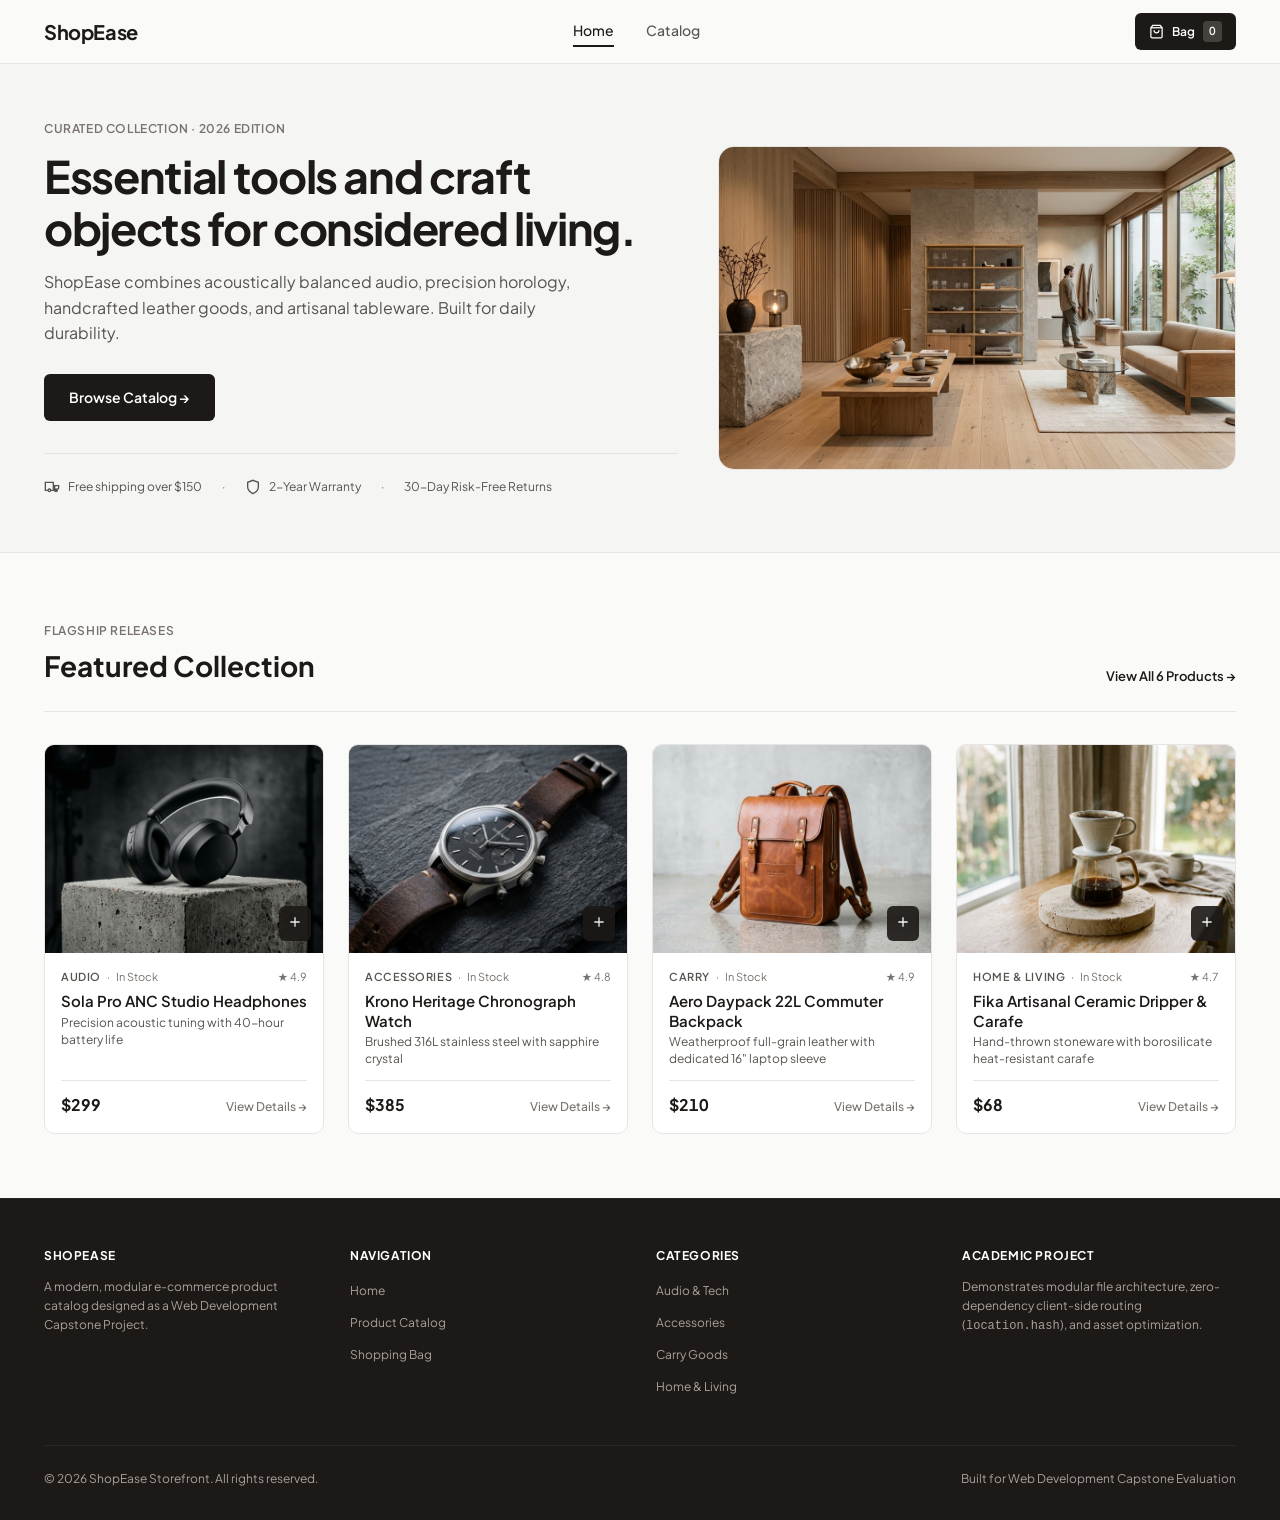
<file: shopease/index.html>
<!DOCTYPE html>
<html lang="en">
<head>
  <meta charset="UTF-8">
  <meta name="viewport" content="width=device-width, initial-scale=1.0">
  <title>ShopEase — E-Commerce Product Catalog</title>
  <meta name="description" content="A modular e-commerce product catalog with client-side hash routing, category filters, cart management, and responsive design.">
  <link rel="stylesheet" href="css/style.css">
  <link rel="preconnect" href="https://fonts.googleapis.com">
  <link rel="preconnect" href="https://fonts.gstatic.com" crossorigin>
  <link href="https://fonts.googleapis.com/css2?family=Plus+Jakarta+Sans:wght@400;500;600;700&display=swap" rel="stylesheet">
</head>
<body>

  <!-- Top Navigation (3-Zone Contract) -->
  <header class="site-header">
    <div class="container header-inner">
      <!-- Zone 1: Brand Wordmark -->
      <a href="#/" class="brand-wordmark">ShopEase</a>

      <!-- Zone 2: Navigation Links -->
      <nav class="site-nav">
        <a href="#/" class="nav-link active">Home</a>
        <a href="#/products" class="nav-link">Catalog</a>
      </nav>

      <!-- Zone 3: Primary Action (Shopping Bag) -->
      <div class="header-actions">
        <a href="#/cart" class="cart-btn" aria-label="Shopping Bag">
          <svg width="15" height="15" viewBox="0 0 24 24" fill="none" stroke="currentColor" stroke-width="2">
            <path d="M6 2L3 6v14a2 2 0 0 0 2 2h14a2 2 0 0 0 2-2V6l-3-4z"/>
            <line x1="3" y1="6" x2="21" y2="6"/>
            <path d="M16 10a4 4 0 0 1-8 0"/>
          </svg>
          <span>Bag</span>
          <span class="cart-badge tabular-nums">0</span>
        </a>
      </div>
    </div>
  </header>

  <!-- Main View Mount (Rendered dynamically by router and app.js) -->
  <main id="app">
    <!-- Content injected dynamically via js/app.js -->
  </main>

  <!-- Footer -->
  <footer class="site-footer">
    <div class="container">
      <div class="footer-grid">
        <div class="footer-col">
          <h4>ShopEase</h4>
          <p style="font-size: 0.75rem; line-height: 1.6;">
            A modern, modular e-commerce product catalog designed as a Web Development Capstone Project.
          </p>
        </div>

        <div class="footer-col">
          <h4>Navigation</h4>
          <ul>
            <li><a href="#/">Home</a></li>
            <li><a href="#/products">Product Catalog</a></li>
            <li><a href="#/cart">Shopping Bag</a></li>
          </ul>
        </div>

        <div class="footer-col">
          <h4>Categories</h4>
          <ul>
            <li><a href="#/products">Audio & Tech</a></li>
            <li><a href="#/products">Accessories</a></li>
            <li><a href="#/products">Carry Goods</a></li>
            <li><a href="#/products">Home & Living</a></li>
          </ul>
        </div>

        <div class="footer-col">
          <h4>Academic Project</h4>
          <p style="font-size: 0.75rem; line-height: 1.6;">
            Demonstrates modular file architecture, zero-dependency client-side routing (<code>location.hash</code>), and asset optimization.
          </p>
        </div>
      </div>

      <div class="footer-bottom">
        <p>&copy; 2026 ShopEase Storefront. All rights reserved.</p>
        <p>Built for Web Development Capstone Evaluation</p>
      </div>
    </div>
  </footer>

  <!-- Modular Scripts in Execution Sequence -->
  <script src="js/products.js"></script>
  <script src="js/cart.js"></script>
  <script src="js/router.js"></script>
  <script src="js/app.js"></script>

</body>
</html>
</file>
<file: shopease/css/style.css>
/* ==========================================================================
   ShopEase - Modern E-Commerce Catalog & Storefront Stylesheet
   Follows Universal Frontend Design Constitution (Anti-Slop & Zero-Pill)
   ========================================================================== */

@import url('https://fonts.googleapis.com/css2?family=Plus+Jakarta+Sans:wght@400;500;600;700&display=swap');

:root {
  --font-family: 'Plus Jakarta Sans', -apple-system, BlinkMacSystemFont, 'Segoe UI', Roboto, sans-serif;
  
  /* 60-30-10 Disciplined Color Palette */
  --bg-canvas: #fafaf9;        /* 60% Dominant Neutral (Stone 50) */
  --bg-surface: #ffffff;       /* 30% Structural Surfaces */
  --bg-subtle: #f5f5f4;        /* Stone 100 */
  --border-subtle: #e7e5e4;    /* Stone 200 */
  --border-strong: #d6d3d1;    /* Stone 300 */
  
  --text-primary: #1c1917;     /* Stone 900 */
  --text-secondary: #57534e;   /* Stone 600 */
  --text-muted: #78716c;       /* Stone 500 */
  
  --accent-primary: #1c1917;   /* 10% High-intent Accent (Deep Stone) */
  --accent-hover: #292524;
  --accent-emerald: #047857;   /* Success / In-stock */
  --accent-amber: #b45309;     /* Low stock / warning */
  --accent-rose: #be123c;      /* Danger / remove */
  
  --radius-sm: 6px;
  --radius-md: 10px;
  --radius-lg: 16px;
  --radius-xl: 20px;
  
  --shadow-sm: 0 1px 2px 0 rgba(0, 0, 0, 0.05);
  --shadow-md: 0 4px 6px -1px rgba(0, 0, 0, 0.07), 0 2px 4px -2px rgba(0, 0, 0, 0.05);
  --shadow-lg: 0 10px 15px -3px rgba(0, 0, 0, 0.08), 0 4px 6px -4px rgba(0, 0, 0, 0.04);
}

*, *::before, *::after {
  box-sizing: border-box;
  margin: 0;
  padding: 0;
}

body {
  font-family: var(--font-family);
  background-color: var(--bg-canvas);
  color: var(--text-primary);
  line-height: 1.5;
  -webkit-font-smoothing: antialiased;
  min-height: 100vh;
  display: flex;
  flex-direction: column;
}

/* Tabular numerals for price & inventory stability */
.tabular-nums {
  font-variant-numeric: tabular-nums;
}

/* Container */
.container {
  width: 100%;
  max-width: 1240px;
  margin: 0 auto;
  padding: 0 1.5rem;
}

/* ==========================================================================
   Header & Navigation (3-Zone Contract)
   ========================================================================== */
.site-header {
  position: sticky;
  top: 0;
  z-index: 50;
  background-color: rgba(250, 250, 249, 0.95);
  backdrop-filter: blur(8px);
  border-bottom: 1px solid var(--border-subtle);
  height: 64px;
}

.header-inner {
  display: flex;
  align-items: center;
  justify-content: space-between;
  gap: 2rem;
  height: 100%;
}

/* Zone 1: Single text element wordmark */
.brand-wordmark {
  font-size: 1.25rem;
  font-weight: 700;
  letter-spacing: -0.02em;
  color: var(--text-primary);
  text-decoration: none;
  white-space: nowrap;
  flex-shrink: 0;
}

/* Zone 2: 4-5 single-line clean text links */
.site-nav {
  display: flex;
  align-items: center;
  gap: 2rem;
}

.nav-link {
  font-size: 0.875rem;
  font-weight: 500;
  color: var(--text-secondary);
  text-decoration: none;
  white-space: nowrap;
  padding: 0.25rem 0;
  border-bottom: 2px solid transparent;
  transition: color 0.15s ease, border-color 0.15s ease;
}

.nav-link:hover,
.nav-link.active {
  color: var(--text-primary);
  border-bottom-color: var(--text-primary);
}

/* Zone 3: Actions */
.header-actions {
  display: flex;
  align-items: center;
  gap: 0.75rem;
  flex-shrink: 0;
}

.cart-btn {
  display: inline-flex;
  align-items: center;
  gap: 0.5rem;
  padding: 0.5rem 0.875rem;
  background-color: var(--text-primary);
  color: #ffffff;
  border-radius: var(--radius-sm);
  font-size: 0.75rem;
  font-weight: 600;
  text-decoration: none;
  border: none;
  cursor: pointer;
  transition: background-color 0.15s ease;
}

.cart-btn:hover {
  background-color: var(--accent-hover);
}

.cart-badge {
  background-color: #44403c;
  color: #fafaf9;
  font-size: 0.6875rem;
  padding: 0.125rem 0.375rem;
  border-radius: 4px;
}

/* ==========================================================================
   Hero Section
   ========================================================================== */
.hero-section {
  background-color: var(--bg-subtle);
  border-bottom: 1px solid var(--border-subtle);
  padding: 3.5rem 0;
}

.hero-grid {
  display: grid;
  grid-template-columns: 1fr;
  gap: 2.5rem;
  align-items: center;
}

@media (min-width: 992px) {
  .hero-grid {
    grid-template-columns: 1.1fr 0.9fr;
  }
}

.hero-kicker {
  font-size: 0.75rem;
  font-weight: 600;
  letter-spacing: 0.05em;
  text-transform: uppercase;
  color: var(--text-muted);
  display: block;
  margin-bottom: 0.75rem;
}

.hero-title {
  font-size: clamp(2rem, 3.5vw, 3.25rem);
  font-weight: 700;
  letter-spacing: -0.03em;
  line-height: 1.15;
  color: var(--text-primary);
  text-wrap: balance;
  margin-bottom: 1rem;
}

.hero-desc {
  font-size: 1rem;
  color: var(--text-secondary);
  max-width: 540px;
  line-height: 1.6;
  margin-bottom: 1.75rem;
}

.hero-actions {
  display: flex;
  flex-wrap: wrap;
  gap: 0.75rem;
  margin-bottom: 2rem;
}

.btn-primary {
  display: inline-flex;
  align-items: center;
  gap: 0.5rem;
  padding: 0.75rem 1.5rem;
  background-color: var(--text-primary);
  color: #ffffff;
  border-radius: var(--radius-sm);
  font-size: 0.875rem;
  font-weight: 600;
  text-decoration: none;
  border: 1px solid transparent;
  cursor: pointer;
  transition: all 0.15s ease;
}

.btn-primary:hover {
  background-color: var(--accent-hover);
}

.btn-secondary {
  display: inline-flex;
  align-items: center;
  gap: 0.5rem;
  padding: 0.75rem 1.25rem;
  background-color: var(--bg-surface);
  color: var(--text-primary);
  border-radius: var(--radius-sm);
  font-size: 0.875rem;
  font-weight: 500;
  text-decoration: none;
  border: 1px solid var(--border-strong);
  cursor: pointer;
  transition: all 0.15s ease;
}

.btn-secondary:hover {
  background-color: var(--bg-subtle);
}

/* Zero-Pill Editorial Trust Strip */
.trust-strip {
  display: flex;
  flex-wrap: wrap;
  align-items: center;
  gap: 1.25rem;
  padding-top: 1.5rem;
  border-top: 1px solid rgba(0, 0, 0, 0.07);
  font-size: 0.75rem;
  color: var(--text-muted);
}

.trust-item {
  display: flex;
  align-items: center;
  gap: 0.5rem;
  color: var(--text-secondary);
}

.hero-media-wrapper {
  position: relative;
  aspect-ratio: 16 / 10;
  border-radius: var(--radius-lg);
  overflow: hidden;
  border: 1px solid var(--border-subtle);
  background-color: var(--bg-surface);
}

.hero-media-wrapper img {
  width: 100%;
  height: 100%;
  object-fit: cover;
  display: block;
}

/* ==========================================================================
   Catalog Controls & Filtering
   ========================================================================== */
.catalog-section {
  padding: 3rem 0;
}

.section-header {
  display: flex;
  flex-direction: column;
  justify-content: space-between;
  margin-bottom: 2rem;
  padding-bottom: 1.5rem;
  border-bottom: 1px solid var(--border-subtle);
  gap: 1rem;
}

@media (min-width: 640px) {
  .section-header {
    flex-direction: row;
    align-items: flex-end;
  }
}

.controls-bar {
  display: flex;
  flex-direction: column;
  gap: 1rem;
  margin-bottom: 2rem;
}

@media (min-width: 992px) {
  .controls-bar {
    flex-direction: row;
    align-items: center;
    justify-content: space-between;
  }
}

/* Segmented Category Buttons (Rule 1.A Compliant) */
.category-tabs {
  display: flex;
  align-items: center;
  gap: 0.375rem;
  overflow-x: auto;
  padding-bottom: 0.5rem;
}

.tab-btn {
  padding: 0.4rem 0.875rem;
  font-size: 0.75rem;
  font-weight: 500;
  border-radius: var(--radius-sm);
  border: none;
  background-color: var(--bg-subtle);
  color: var(--text-secondary);
  cursor: pointer;
  white-space: nowrap;
  transition: all 0.15s ease;
}

.tab-btn:hover {
  background-color: var(--border-subtle);
  color: var(--text-primary);
}

.tab-btn.active {
  background-color: var(--text-primary);
  color: #ffffff;
}

.filter-group {
  display: flex;
  flex-wrap: wrap;
  align-items: center;
  gap: 0.75rem;
}

.search-input-wrapper {
  position: relative;
  min-width: 220px;
}

.search-input {
  width: 100%;
  padding: 0.45rem 2rem 0.45rem 0.75rem;
  font-size: 0.75rem;
  border: 1px solid var(--border-strong);
  border-radius: var(--radius-sm);
  background-color: var(--bg-surface);
  color: var(--text-primary);
}

.search-input:focus {
  outline: none;
  border-color: var(--text-primary);
}

.sort-select {
  padding: 0.45rem 1.75rem 0.45rem 0.75rem;
  font-size: 0.75rem;
  font-weight: 500;
  border: 1px solid var(--border-strong);
  border-radius: var(--radius-sm);
  background-color: var(--bg-surface);
  color: var(--text-primary);
  cursor: pointer;
}

/* ==========================================================================
   Product Grid & Product Cards
   ========================================================================== */
.product-grid {
  display: grid;
  grid-template-columns: repeat(auto-fill, minmax(260px, 1fr));
  gap: 1.5rem;
}

.product-card {
  background-color: var(--bg-surface);
  border: 1px solid var(--border-subtle);
  border-radius: var(--radius-md);
  overflow: hidden;
  display: flex;
  flex-direction: column;
  transition: transform 0.2s cubic-bezier(0.16, 1, 0.3, 1), box-shadow 0.2s ease;
  cursor: pointer;
  position: relative;
}

.product-card:hover {
  transform: translateY(-2px);
  box-shadow: var(--shadow-md);
}

.card-image-box {
  position: relative;
  aspect-ratio: 4 / 3;
  background-color: var(--bg-subtle);
  overflow: hidden;
}

.card-image-box img {
  width: 100%;
  height: 100%;
  object-fit: cover;
  transition: transform 0.3s ease;
}

.product-card:hover .card-image-box img {
  transform: scale(1.04);
}

.quick-add-btn {
  position: absolute;
  bottom: 0.75rem;
  right: 0.75rem;
  padding: 0.5rem;
  background-color: var(--text-primary);
  color: #ffffff;
  border: none;
  border-radius: var(--radius-sm);
  cursor: pointer;
  opacity: 0.9;
  transition: background-color 0.15s ease, transform 0.15s ease;
}

.quick-add-btn:hover {
  background-color: var(--accent-hover);
  transform: scale(1.05);
}

.card-body {
  padding: 1rem;
  display: flex;
  flex-direction: column;
  flex-grow: 1;
  justify-content: space-between;
  gap: 0.75rem;
}

/* Zero-Pill Unboxed Metadata */
.card-meta {
  display: flex;
  align-items: center;
  justify-content: space-between;
  font-size: 0.6875rem;
  color: var(--text-muted);
}

.card-meta-left {
  display: flex;
  align-items: center;
  gap: 0.375rem;
}

.card-category {
  text-transform: uppercase;
  letter-spacing: 0.05em;
  font-weight: 600;
  color: var(--text-secondary);
}

.card-title {
  font-size: 0.9375rem;
  font-weight: 600;
  color: var(--text-primary);
  line-height: 1.3;
}

.card-tagline {
  font-size: 0.75rem;
  color: var(--text-secondary);
  line-height: 1.4;
  display: -webkit-box;
  -webkit-line-clamp: 2;
  -webkit-box-orient: vertical;
  overflow: hidden;
}

.card-footer {
  display: flex;
  align-items: baseline;
  justify-content: space-between;
  padding-top: 0.75rem;
  border-top: 1px solid var(--border-subtle);
}

.card-price {
  font-size: 1rem;
  font-weight: 700;
  color: var(--text-primary);
}

.card-action-hint {
  font-size: 0.75rem;
  font-weight: 500;
  color: var(--text-muted);
}

/* ==========================================================================
   Product Detail View (Contiguous Purchase Module)
   ========================================================================== */
.pdp-wrapper {
  padding: 2.5rem 0;
}

.pdp-back-btn {
  display: inline-flex;
  align-items: center;
  gap: 0.5rem;
  font-size: 0.75rem;
  font-weight: 500;
  color: var(--text-secondary);
  text-decoration: none;
  margin-bottom: 1.5rem;
  cursor: pointer;
}

.pdp-grid {
  display: grid;
  grid-template-columns: 1fr;
  gap: 2.5rem;
  align-items: start;
}

@media (min-width: 992px) {
  .pdp-grid {
    grid-template-columns: 1.2fr 0.8fr;
  }
}

.pdp-gallery {
  position: relative;
  aspect-ratio: 4 / 3;
  border-radius: var(--radius-lg);
  overflow: hidden;
  border: 1px solid var(--border-subtle);
  background-color: var(--bg-surface);
}

.pdp-gallery img {
  width: 100%;
  height: 100%;
  object-fit: cover;
}

.pdp-module {
  background-color: var(--bg-surface);
  border: 1px solid var(--border-subtle);
  border-radius: var(--radius-lg);
  padding: 1.75rem;
  display: flex;
  flex-direction: column;
  gap: 1.25rem;
}

.pdp-header {
  border-bottom: 1px solid var(--border-subtle);
  padding-bottom: 1rem;
}

.pdp-title {
  font-size: 1.5rem;
  font-weight: 700;
  color: var(--text-primary);
  margin-top: 0.25rem;
}

.pdp-price-row {
  display: flex;
  align-items: baseline;
  justify-content: space-between;
}

.pdp-price {
  font-size: 1.75rem;
  font-weight: 700;
  color: var(--text-primary);
}

.qty-control {
  display: inline-flex;
  align-items: center;
  border: 1px solid var(--border-strong);
  border-radius: var(--radius-sm);
  overflow: hidden;
}

.qty-btn {
  padding: 0.5rem 0.75rem;
  background-color: var(--bg-subtle);
  border: none;
  cursor: pointer;
  font-size: 0.875rem;
}

.qty-val {
  padding: 0 0.75rem;
  font-size: 0.875rem;
  font-weight: 600;
}

/* Specs Table */
.specs-table {
  width: 100%;
  border-collapse: collapse;
  font-size: 0.75rem;
  margin-top: 1.5rem;
}

.specs-table tr:nth-child(even) {
  background-color: var(--bg-subtle);
}

.specs-table td {
  padding: 0.625rem 0.75rem;
  border: 1px solid var(--border-subtle);
}

.specs-table td:first-child {
  font-weight: 500;
  color: var(--text-muted);
  width: 35%;
}

.specs-table td:last-child {
  font-weight: 600;
  color: var(--text-primary);
}

/* ==========================================================================
   Shopping Cart View
   ========================================================================== */
.cart-wrapper {
  padding: 2.5rem 0;
}

.cart-layout {
  display: grid;
  grid-template-columns: 1fr;
  gap: 2rem;
  align-items: start;
}

@media (min-width: 992px) {
  .cart-layout {
    grid-template-columns: 1.3fr 0.7fr;
  }
}

.cart-item {
  display: flex;
  gap: 1rem;
  padding: 1rem 0;
  border-bottom: 1px solid var(--border-subtle);
  align-items: center;
}

.cart-item-img {
  width: 80px;
  height: 80px;
  border-radius: var(--radius-sm);
  object-fit: cover;
  border: 1px solid var(--border-subtle);
}

.cart-summary-box {
  background-color: var(--bg-surface);
  border: 1px solid var(--border-subtle);
  border-radius: var(--radius-lg);
  padding: 1.5rem;
  display: flex;
  flex-direction: column;
  gap: 1rem;
}

.summary-row {
  display: flex;
  justify-content: space-between;
  font-size: 0.875rem;
  color: var(--text-secondary);
}

.summary-total {
  font-size: 1.125rem;
  font-weight: 700;
  color: var(--text-primary);
  border-top: 1px solid var(--border-subtle);
  padding-top: 0.75rem;
}


/* ==========================================================================
   Footer
   ========================================================================== */
.site-footer {
  background-color: #1c1917;
  color: #a8a29e;
  padding: 3rem 0 2rem;
  margin-top: auto;
  border-top: 1px solid #292524;
}

.footer-grid {
  display: grid;
  grid-template-columns: repeat(auto-fit, minmax(200px, 1fr));
  gap: 2rem;
  padding-bottom: 2.5rem;
  border-bottom: 1px solid #292524;
}

.footer-col h4 {
  color: #ffffff;
  font-size: 0.75rem;
  font-weight: 700;
  text-transform: uppercase;
  letter-spacing: 0.05em;
  margin-bottom: 0.75rem;
}

.footer-col ul {
  list-style: none;
}

.footer-col li {
  margin-bottom: 0.5rem;
}

.footer-col a {
  color: #a8a29e;
  text-decoration: none;
  font-size: 0.75rem;
  transition: color 0.15s ease;
}

.footer-col a:hover {
  color: #ffffff;
}

.footer-bottom {
  display: flex;
  flex-direction: column;
  align-items: center;
  justify-content: space-between;
  gap: 1rem;
  padding-top: 1.5rem;
  font-size: 0.75rem;
}

@media (min-width: 640px) {
  .footer-bottom {
    flex-direction: row;
  }
}
</file>
